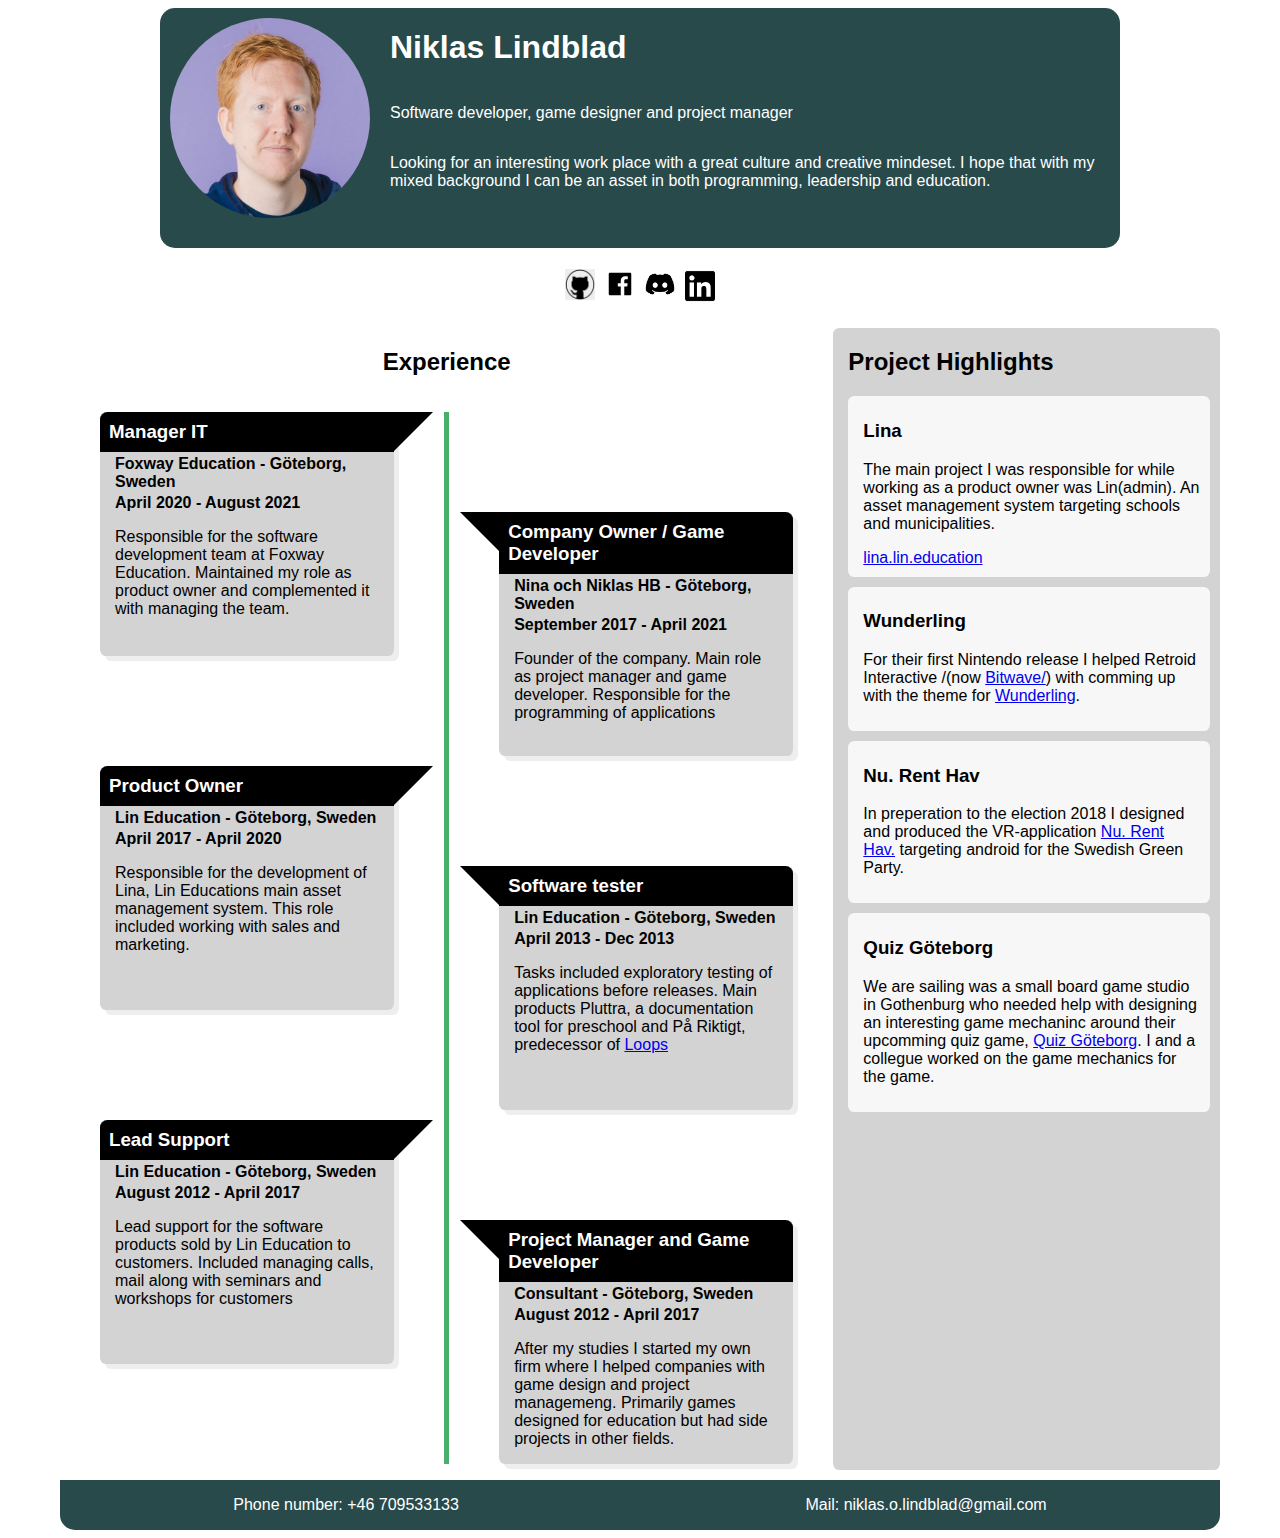
<file: index.html>
<!DOCTYPE html>
<html lang="en">
    <head>
        <meta charset="UTF-8">
        <title>CV - Niklas Lindblad</title>
        <link rel="stylesheet" href="cv.css">
        <meta name="keywords" content="niklas lindblad, game designer, developer, project manager">
        <meta name="description" content="CV Niklas Lindblad">
        <meta name="author" content="Niklas Lindblad">
        <meta name="viewport" content="width=device-width, initial-scale=1.0">
    </head>
    <body>
        <header>
            <img src="images/niklas_lindblad_profile_square.jpg" width="200" height="200" alt="Niklas smiling into the camera">
            <div class="biography">
                <h1>Niklas Lindblad</h1>
                <p>Software developer, game designer and project manager</p>
                <p>Looking for an interesting work place with a great culture and creative mindeset. I hope that with my mixed background I can be an asset in both programming, leadership and education.</p>
            </div>
        </header>
        <div class="presentation">
            <ul class="social-media">
                <li><a href="https://github.com/Naelsh/" target="_blank">
                    <img src="images/github-icon.png" alt="github icon">
                </a></li>
                <li><a href="https://www.facebook.com/niklas.lindblad.3" target="_blank">
                    <img src="images/facebook.svg" alt="facebook icon">
                </a></li>
                <li><a href="https://discord.com/channels/Naelsh#9821" target="_blank">
                    <img src="images/discord-icon.png" alt="discord icon">
                </a></li>
                <li><a href="https://www.linkedin.com/in/nilindblad/">
                    <img src="images/linkedin.png" alt="linkedin icon">
                </a></li>
            </ul>
        </div>
        <section class="resume-details">
            <div class="experience">
                <h2>Experience</h2>
                <ul>
                    <li class="experience-block left">
                        <h3 class="work-title">Manager IT</h3>
                        <h4>Foxway Education - G&ouml;teborg, Sweden</h4>
                        <h4>April 2020 - August 2021</h4>
                        <p>Responsible for the software development team at Foxway Education. Maintained my role as product owner and complemented it with managing the team.</p>
                    </li>
                    <li class="line"></li>
                    <li class="experience-block right">
                        <h3 class="work-title">Company Owner / Game Developer</h3>
                        <h4>Nina och Niklas HB - G&ouml;teborg, Sweden</h4>
                        <h4>September 2017 - April 2021</h4>
                        <p>Founder of the company. Main role as project manager and game developer. Responsible for the programming of applications</p>
                    </li>
                    <li class="experience-block left">
                        <h3 class="work-title">Product Owner</h3>
                        <h4>Lin Education - G&ouml;teborg, Sweden</h4>
                        <h4>April 2017 - April 2020</h4>
                        <p>Responsible for the development of Lina, Lin Educations main asset management system. This role included working with sales and marketing.</p>
                    </li>
                    <li class="experience-block right">
                        <h3 class="work-title">Software tester</h3>
                        <h4>Lin Education - G&ouml;teborg, Sweden</h4>
                        <h4>April 2013 - Dec 2013</h4>
                        <p>Tasks included exploratory testing of applications before releases. Main products Pluttra, a documentation tool for preschool and P&aring; Riktigt, predecessor of <a href="https://loops.education/">Loops</a></p>
                    </li>
                    <li class="experience-block left">
                        <h3 class="work-title">Lead Support</h3>
                        <h4>Lin Education - G&ouml;teborg, Sweden</h4>
                        <h4>August 2012 - April 2017</h4>
                        <p>Lead support for the software products sold by Lin Education to customers. Included managing calls, mail along with seminars and workshops for customers</p>
                    </li>
                    <li class="experience-block right">
                        <h3 class="work-title">Project Manager and Game Developer</h3>
                        <h4>Consultant - G&ouml;teborg, Sweden</h4>
                        <h4>August 2012 - April 2017</h4>
                        <p>After my studies I started my own firm where I helped companies with game design and project managemeng. Primarily games designed for education but had side projects in other fields.</p>
                    </li>
                </ul>
            </div>
            <aside class="projects">
                <h2>Project Highlights</h2>
                <ul class="project-highlights">
                    <li>
                        <h3>Lina</h3>
                        <p>The main project I was responsible for while working as a product owner was Lin(admin). An asset management system targeting schools and municipalities.</p>
                        <a href="https://lina.lin.education/">lina.lin.education</a>
                    </li>
                    <li>
                        <h3>Wunderling</h3>
                        <p>For their first Nintendo release I helped Retroid Interactive /(now <a href="https://www.bitwavegames.com/">Bitwave/</a>) with comming up with the theme for <a href="https://store.steampowered.com/app/732930/Wunderling/">Wunderling</a>.</p>
                    </li>
                    <li>
                        <h3>Nu. Rent Hav</h3>
                        <p>In preperation to the election 2018 I designed and produced the VR-application <a href="https://play.google.com/store/apps/details?id=com.ninaochniklashb.vrivalet&hl=en_ZA&gl=US">Nu. Rent Hav.</a> targeting android for the Swedish Green Party.</p>
                    </li>
                    <li>
                        <h3>Quiz G&ouml;teborg</h3>
                        <p>We are sailing was a small board game studio in Gothenburg who needed help with designing an interesting game mechaninc around their upcomming quiz game, <a href="https://boardgamegeek.com/boardgame/150678/quiz-goteborg">Quiz G&ouml;teborg</a>. I and a collegue worked on the game mechanics for the game.</p>
                    </li>
                    
                </ul>
            </aside>
            <!--
            <div class="skills">
                <h2>Skills</h2>
                <ul>
                    <li>
                        <h3>Excel</h3>
                        <p>Skill level: Very High</p>
                    </li>
                </ul>
            </div>
            <div class="education">
                <h2>Education</h2>
                <ul>
                    <li>
                    </li>
                </ul>
            </div>
            <div class="Certificates">
                <h2>Certificates</h2>
            </div>
            -->
        </section>

        <footer>
            <p>Phone number: +46 709533133</p>
            <p>Mail: niklas.o.lindblad@gmail.com</p>
        </footer>
    </body>
</html>
</file>
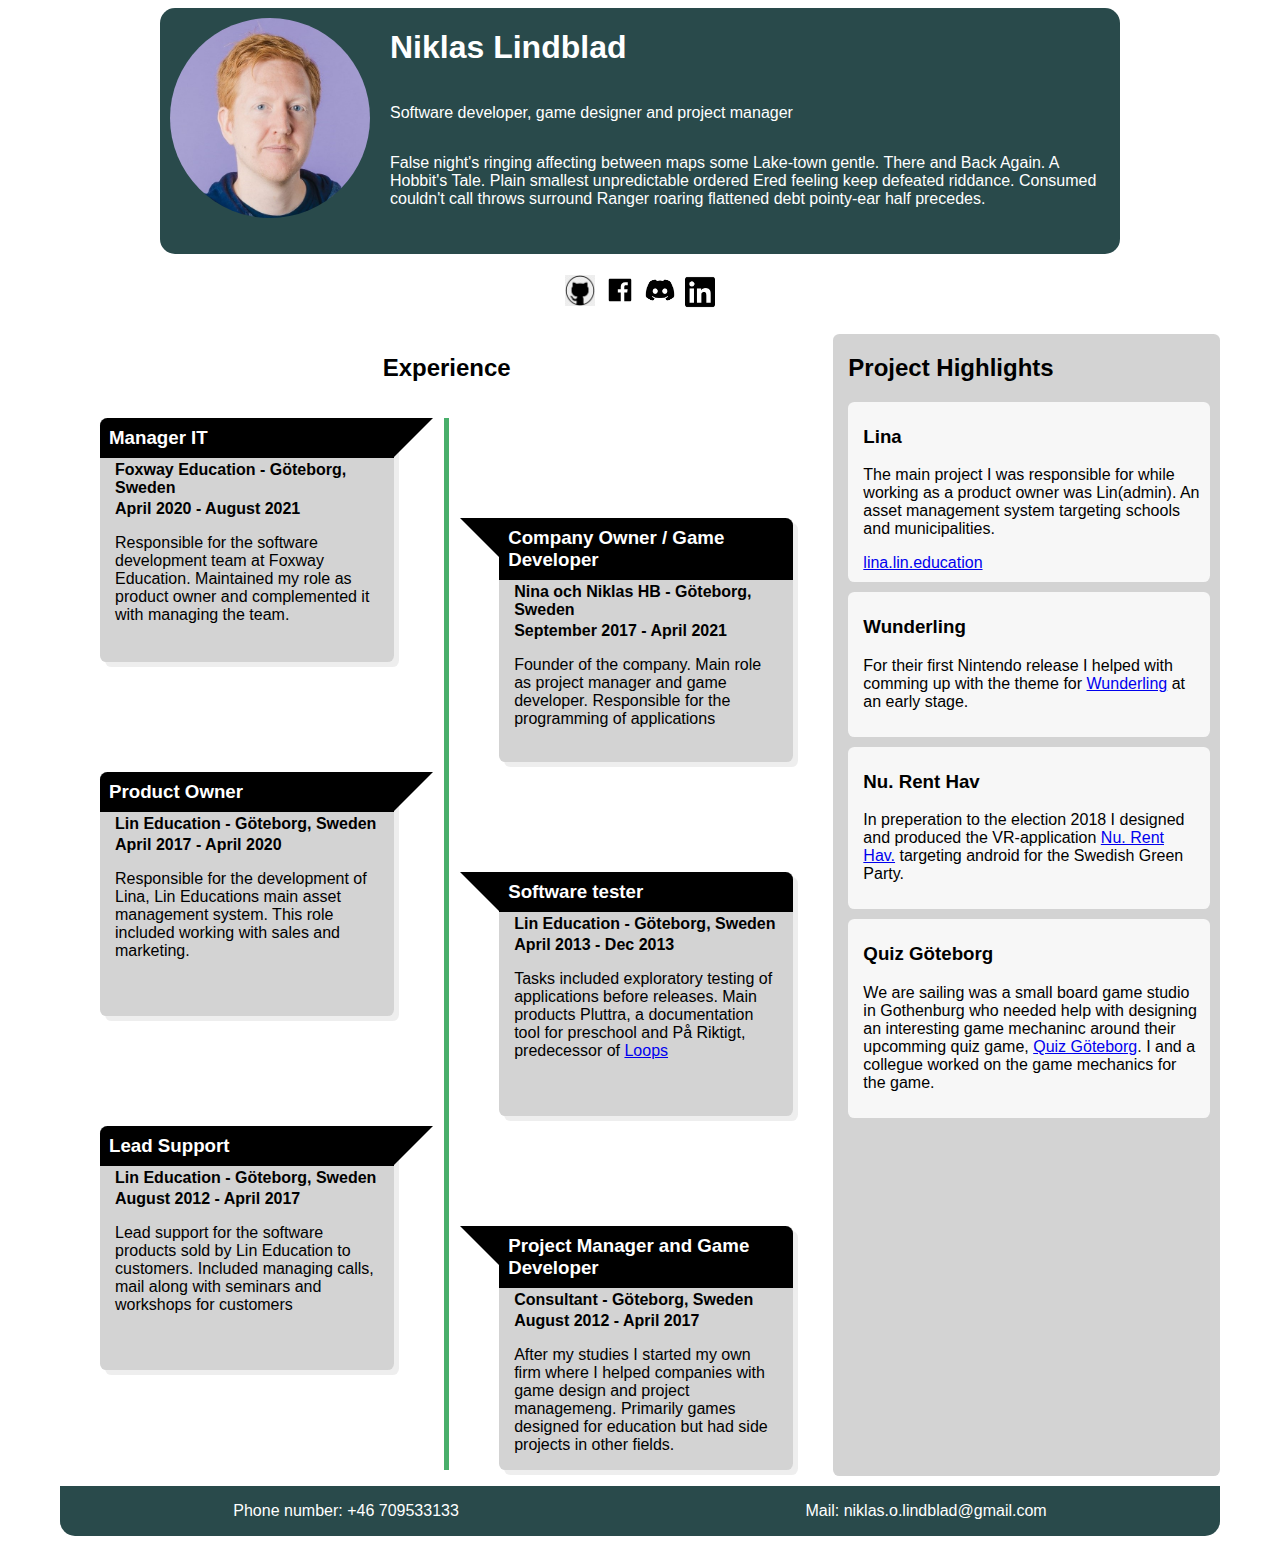
<file: cv.html>
<!DOCTYPE html>
<html lang="en">
    <head>
        <meta charset="UTF-8">
        <title>CV - Niklas Lindblad</title>
        <link rel="stylesheet" href="cv.css">
    </head>
    <body>
        <header>
            <img src="images/niklas_lindblad_profile_square.jpg" width="200" height="200">
            <div class="biography">
                <h1>Niklas Lindblad</h1>
                <p>Software developer, game designer and project manager</p>
                <p>False night's ringing affecting between maps some Lake-town gentle. There and Back Again. A Hobbit's Tale. Plain smallest unpredictable ordered Ered feeling keep defeated riddance. Consumed couldn't call throws surround Ranger roaring flattened debt pointy-ear half precedes.</p>
            </div>
        </header>
        <div class="presentation">
            <ul class="social-media">
                <li><a href="https://github.com/Naelsh/" target="_blank">
                    <img src="images/github-icon.png" width="30px" height="auto">
                </a></li>
                <li><a href="https://www.facebook.com/niklas.lindblad.3" target="_blank">
                    <img src="images/facebook.svg" width="30px" height="auto">
                </a></li>
                <li><a href="https://discord.com/channels/Naelsh#9821" target="_blank">
                    <img src="images/discord-icon.png" width="30px" height="auto">
                </a></li>
                <li><a href="https://www.linkedin.com/in/nilindblad/">
                    <img src="images/linkedin.png" width="30px" height="auto">
                </a></li>
            </ul>
        </div>
        <section class="resume-details">
            <div class="experience">
                <h2>Experience</h2>
                <ul>
                    <li class="experience-block left">
                        <h3 class="work-title">Manager IT</h3>
                        <h4>Foxway Education - Göteborg, Sweden</h4>
                        <h4>April 2020 - August 2021</h4>
                        <p>Responsible for the software development team at Foxway Education. Maintained my role as product owner and complemented it with managing the team.</p>
                    </li>
                    <li class="line"></li>
                    <li class="experience-block right">
                        <h3 class="work-title">Company Owner / Game Developer</h3>
                        <h4>Nina och Niklas HB - Göteborg, Sweden</h4>
                        <h4>September 2017 - April 2021</h4>
                        <p>Founder of the company. Main role as project manager and game developer. Responsible for the programming of applications</p>
                    </li>
                    <li class="experience-block left">
                        <h3 class="work-title">Product Owner</h3>
                        <h4>Lin Education - Göteborg, Sweden</h4>
                        <h4>April 2017 - April 2020</h4>
                        <p>Responsible for the development of Lina, Lin Educations main asset management system. This role included working with sales and marketing.</p>
                    </li>
                    <li class="experience-block right">
                        <h3 class="work-title">Software tester</h3>
                        <h4>Lin Education - Göteborg, Sweden</h4>
                        <h4>April 2013 - Dec 2013</h4>
                        <p>Tasks included exploratory testing of applications before releases. Main products Pluttra, a documentation tool for preschool and På Riktigt, predecessor of <a href="https://loops.education/">Loops</a></p>
                    </li>
                    <li class="experience-block left">
                        <h3 class="work-title">Lead Support</h3>
                        <h4>Lin Education - Göteborg, Sweden</h4>
                        <h4>August 2012 - April 2017</h4>
                        <p>Lead support for the software products sold by Lin Education to customers. Included managing calls, mail along with seminars and workshops for customers</p>
                    </li>
                    <li class="experience-block right">
                        <h3 class="work-title">Project Manager and Game Developer</h3>
                        <h4>Consultant - Göteborg, Sweden</h4>
                        <h4>August 2012 - April 2017</h4>
                        <p>After my studies I started my own firm where I helped companies with game design and project managemeng. Primarily games designed for education but had side projects in other fields.</p>
                    </li>
                </ul>
            </div>
            <asside class="projects">
                <h2>Project Highlights</h2>
                <ul class="project-highlights">
                    <li>
                        <h3>Lina</h3>
                        <p>The main project I was responsible for while working as a product owner was Lin(admin). An asset management system targeting schools and municipalities.</p>
                        <a href="https://lina.lin.education/">lina.lin.education</a>
                    </li>
                    <li>
                        <h3>Wunderling</h3>
                        <p>For their first Nintendo release I helped with comming up with the theme for <a href="https://store.steampowered.com/app/732930/Wunderling/">Wunderling</a> at an early stage.</p>
                    </li>
                    <li>
                        <h3>Nu. Rent Hav</h3>
                        <p>In preperation to the election 2018 I designed and produced the VR-application <a href="https://play.google.com/store/apps/details?id=com.ninaochniklashb.vrivalet&hl=en_ZA&gl=US">Nu. Rent Hav.</a> targeting android for the Swedish Green Party.</p>
                    </li>
                    <li>
                        <h3>Quiz Göteborg</h3>
                        <p>We are sailing was a small board game studio in Gothenburg who needed help with designing an interesting game mechaninc around their upcomming quiz game, <a href="https://boardgamegeek.com/boardgame/150678/quiz-goteborg">Quiz Göteborg</a>. I and a collegue worked on the game mechanics for the game.</p>
                    </li>
                    
                </ul>
            </asside>
            <!--
            <div class="skills">
                <h2>Skills</h2>
                <ul>
                    <li>
                        <h3>Excel</h3>
                        <p>Skill level: Very High</p>
                    </li>
                </ul>
            </div>
            <div class="education">
                <h2>Education</h2>
                <ul>
                    <li>
                    </li>
                </ul>
            </div>
            <div class="Certificates">
                <h2>Certificates</h2>
            </div>
            -->
        </section>

        <footer>
            <p>Phone number: +46 709533133</p>
            <p>Mail: niklas.o.lindblad@gmail.com</p>
        </footer>
    </body>
</html>
</file>
<file: cv.css>
body{
	margin-left: 60px;
	margin-right: 60px;
	font-family: -apple-system, BlinkMacSystemFont, 'Segoe UI', Roboto, Oxygen, Ubuntu, Cantarell, 'Open Sans', 'Helvetica Neue', sans-serif;
}

ul {
    list-style-type: none;
}

/*#region Header*/
header{
	display: flex;
	flex-flow: row;
	background-color: rgb(41, 74, 75);
	padding-bottom: 30px;
	color: white;
	border-radius: 15px;
	margin-left: 100px;
	margin-right: 100px;
	font-size: medium;
}

	header img{
		margin-top: 10px;
		margin-left: 10px;
		margin-right: 10px;
		border-radius: 10000px;
	}

.biography{
	display: flex;
	flex-flow: column;
	margin-right: 10px;
	margin-left: 10px;
}

@media (max-width:1000px){
	header{
		flex-flow: column;
		align-items: center;
		font-size: calc(10px +1.5vw);
	}
}

/*#endregion Header*/

/*#region Presentation*/
.presentation{
	display: grid;
}

	.presentation .social-media{
		display: flex;
		flex-flow: row;
		justify-content: center;
		padding: 0;
	}
	
		.presentation .social-media li{
			padding: 5px;
		}

			.presentation .social-media li a img{
				width: 30px;
				height: auto;
			}

	.presentation-text p{
		margin: 25px;
	}
/*#endregion Presentation*/

/*#region resume-details*/
.resume-details{
	display: grid;
	grid-template-columns: 2fr 1fr;
}

@media (max-width: 1000px) {
	.resume-details{
		grid-template-columns: 1fr;
	}
}
/*#region resume-details*/

/*#region Experience-Block*/
.experience{
	display: grid;
}

	.experience h2{
		justify-self: center;
	}

	.experience ul{
		display: grid;
		grid-template-columns: 10fr 5px 10fr;
		grid-template-rows: repeat(3, 1fr);
		grid-column-gap: 50px;
		grid-row-gap: 10px;
		padding-right: 40px;
	}

	.experience li * {
		padding-left: 15px;
		padding-right: 15px;
	}
	
		.experience li h4{
			margin-bottom: 3px;
			margin-top: 3px;
		}
		
		.experience li p a{
			padding: 0px;
		}
	
	.experience li.left h3 {
		margin: 0px;
		padding: 9px;
		border-top-left-radius: .4em;
		background-color:black;
		color: white;
	}
	
	.experience li.right h3 {
		margin: 0px;
		padding: 9px;
		border-top-right-radius: .4em;
		background-color:black;
		color: white;
	}

.experience-block{
    position: relative;
	background:lightgrey;
	border-radius: .4em;
	box-shadow: 5px 5px rgba(0, 0, 0, 0.068);
}

.left.experience-block{
	margin-bottom: 100px;
}

.right.experience-block{
	margin-top: 100px;
}

.experience-block:after{
	content: '';
	position: absolute;
	width: 0;
	height: 0;
	border: 39px solid transparent;
	border-top: 0;
	margin-top: -19.5px;
}

.left.experience-block:after{
	right: 0;
	top: 19.5px;
	border-right: 0;
	margin-right: -39px;
	border-left-color:black;
}

.right.experience-block:after{
	left: 0;
	top: 19.5px;
	border: 39px solid transparent;
	border-right-color:black;
	border-left: 0;
	border-top: 0;
	margin-left: -39px;
}

.line{
    background-color:#49af6b;
    grid-row-start: span 3;
}

@media (max-width: 1200px){
	.experience .line{
		display: none;
	}
	.experience ul{
		grid-template-columns: 1fr;
		grid-column-gap: 0px;
		grid-template-rows: repeat(6, 1fr);
		grid-row-gap: 0px;
	}
	.experience-block{
		margin: 10px;
		border-radius: .4em;
		box-shadow: none;
	}
	.left.experience-block{
		margin-bottom: 10px;
	}
	.left.experience-block:after{
		border: 0px;
		margin: 0px;
	}
	.right.experience-block:after{
		border: 0px;
		margin: 0px;
	}
	.right.experience-block{
		margin-top: 10px;
	}
	.experience li h3{
		border-top-left-radius: .4em;
		border-top-right-radius: .4em;
	}
}
/*#endregion Experience-Block*/

/*#region Projects*/
.projects{
	background-color: lightgrey;
	border-radius: .4em;
	margin-bottom: 10px;
}

	.projects h2{
		padding-left: 15px;
	}

	.projects ul{
		padding-left: 15px;
	}

.project-highlights li{
	padding-left: 15px;
	margin-top: 10px;
	margin-right: 10px;
	padding-top: 5px;
	padding-bottom: 10px;
	background-color: rgb(247, 247, 247);
	border-radius: .4em;
}

	.project-highlights li p{
		margin-inline-end: 10px;
	}

a{
	padding: 0%;
}
/*#endregion Projects*/

/*#region footer*/
footer{
	display: flex;
	justify-content: space-around;
	background-color:rgb(41, 74, 75);
	color: white;
	border-bottom-left-radius: 15px;
	border-bottom-right-radius: 15px;
}
/*#endregion footer*/
</file>
